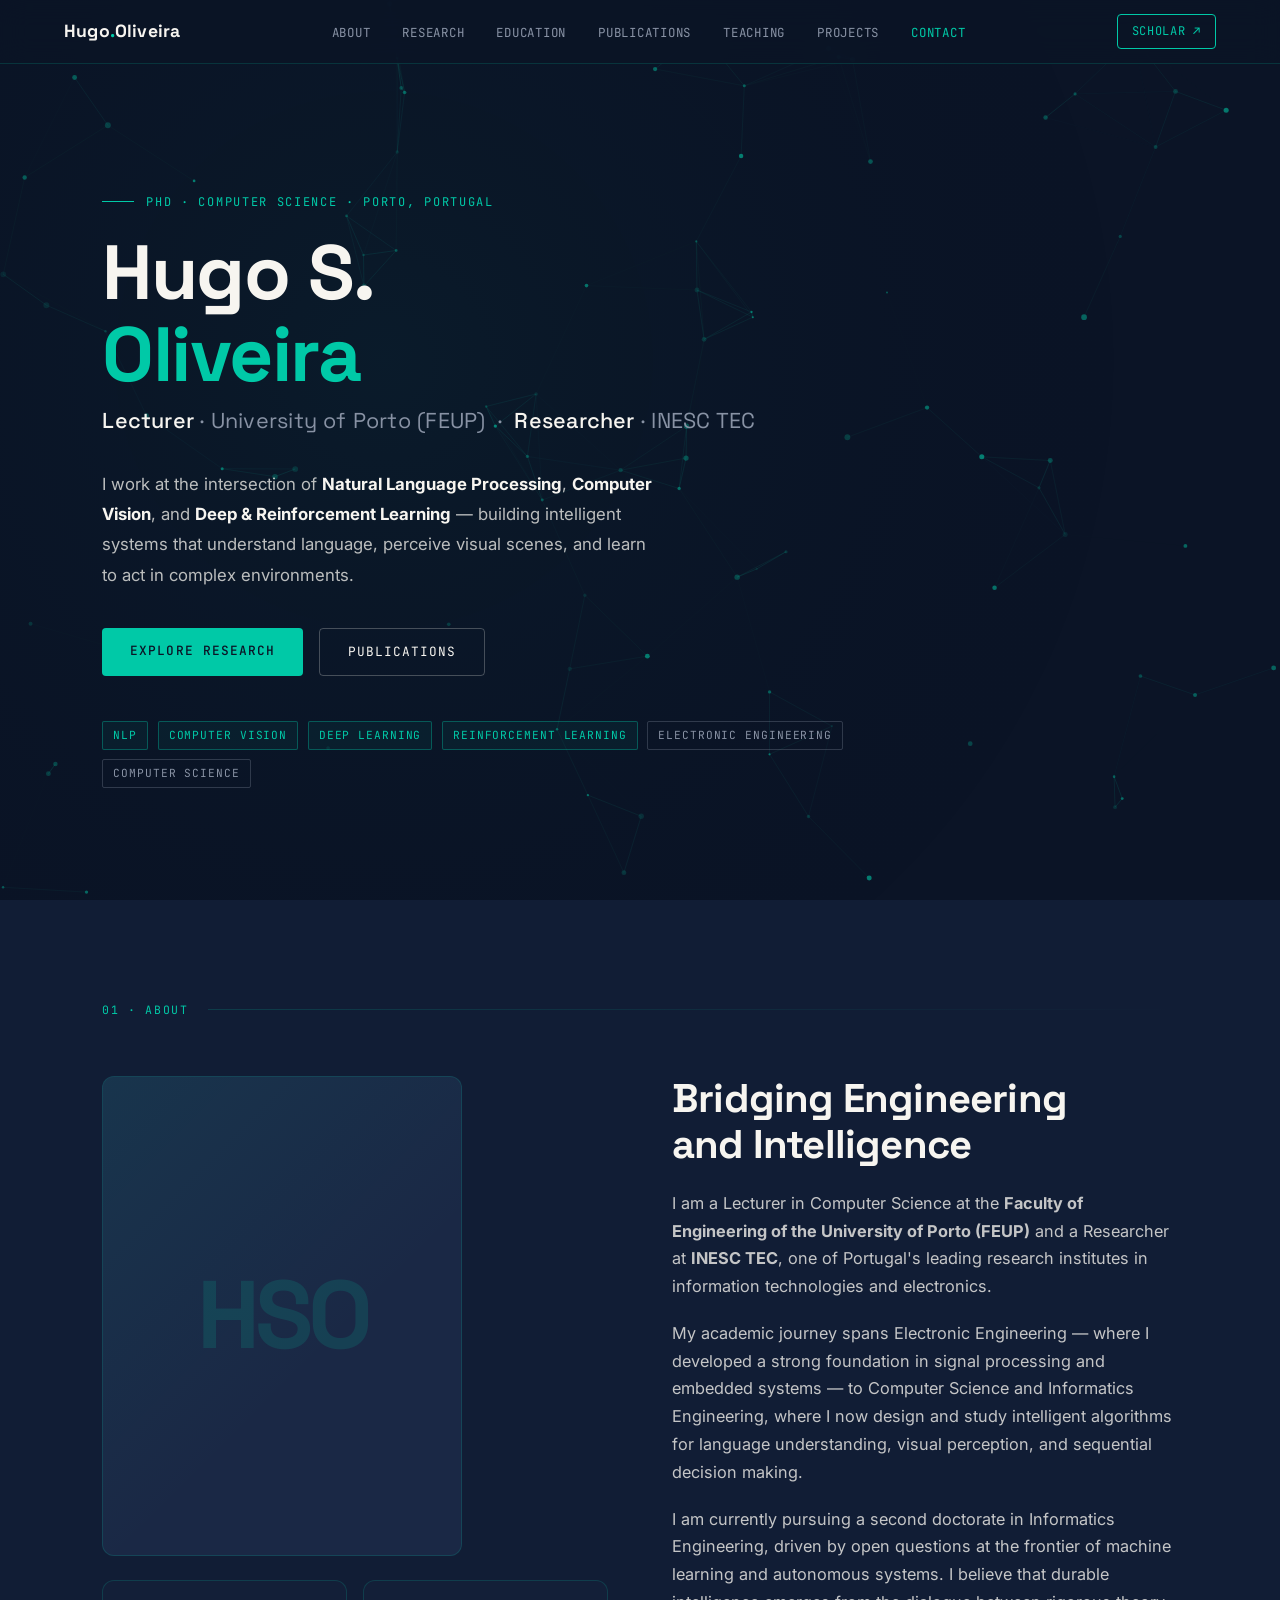
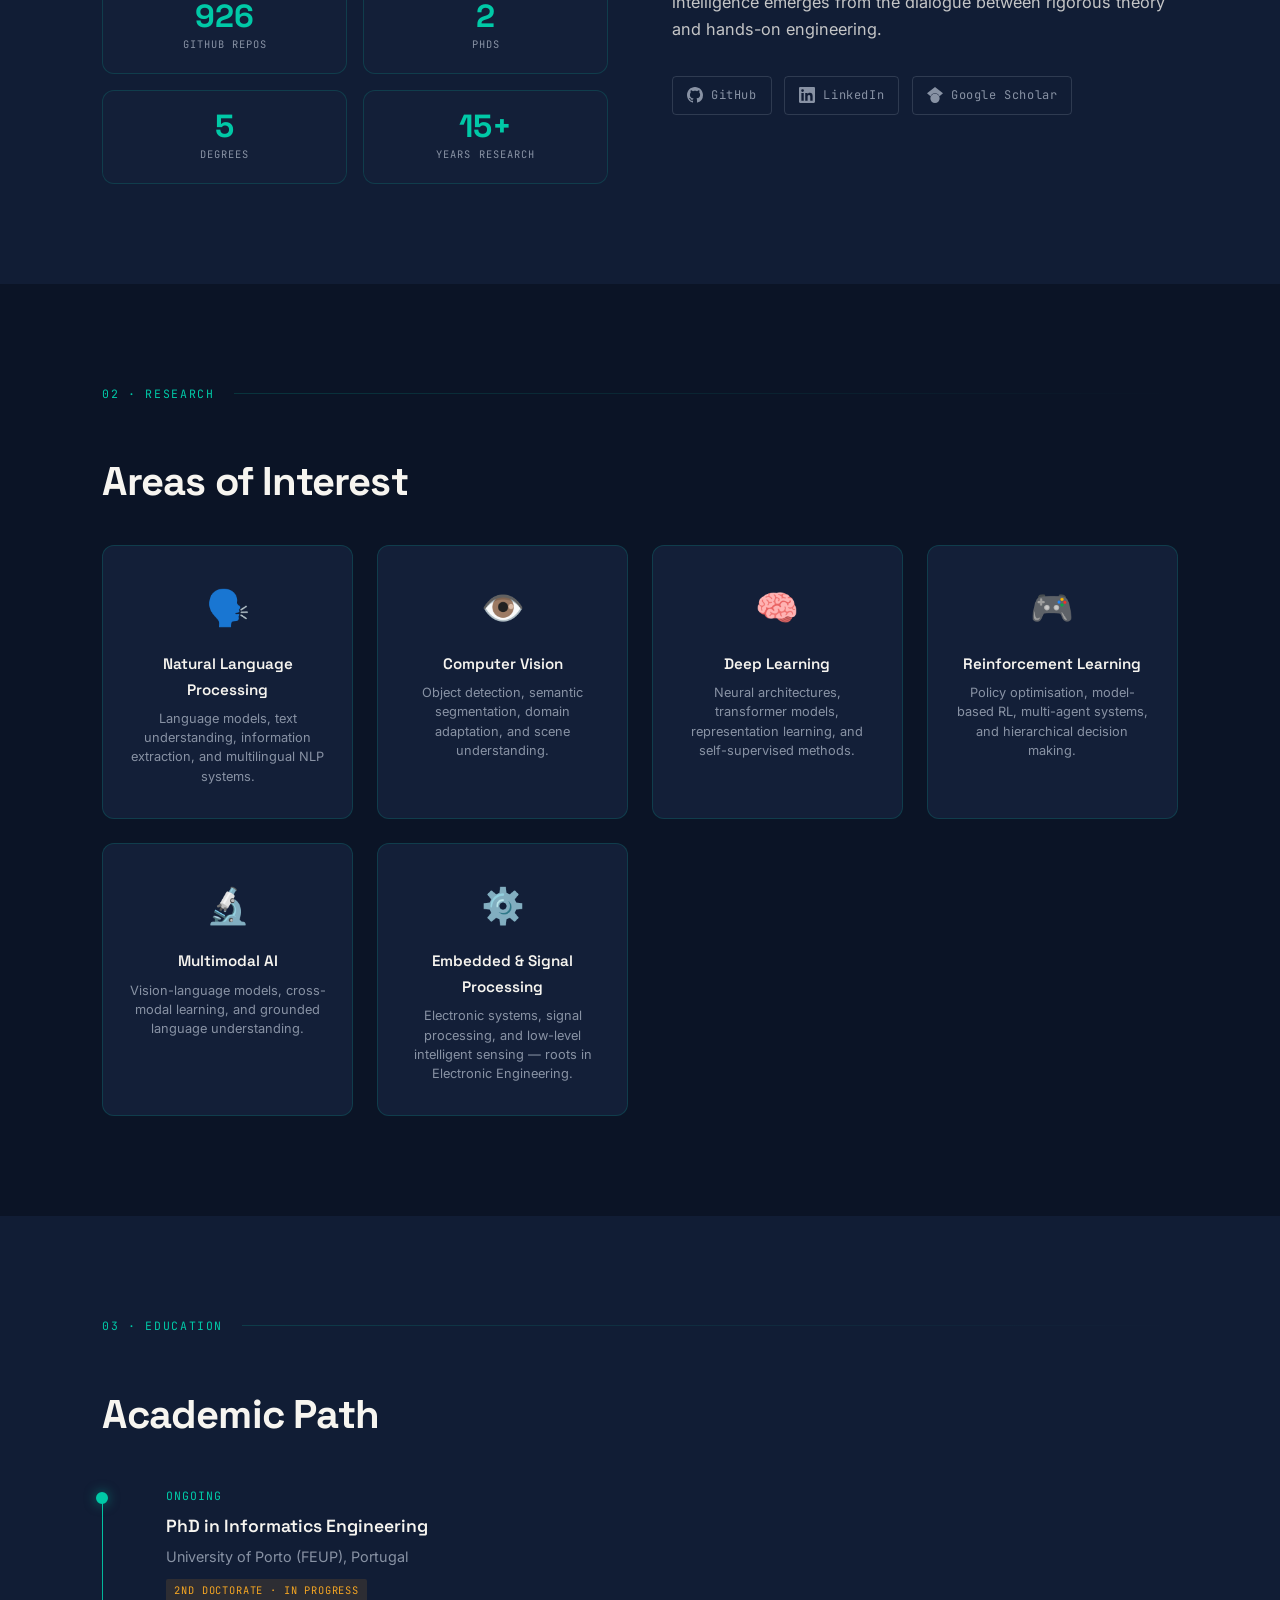
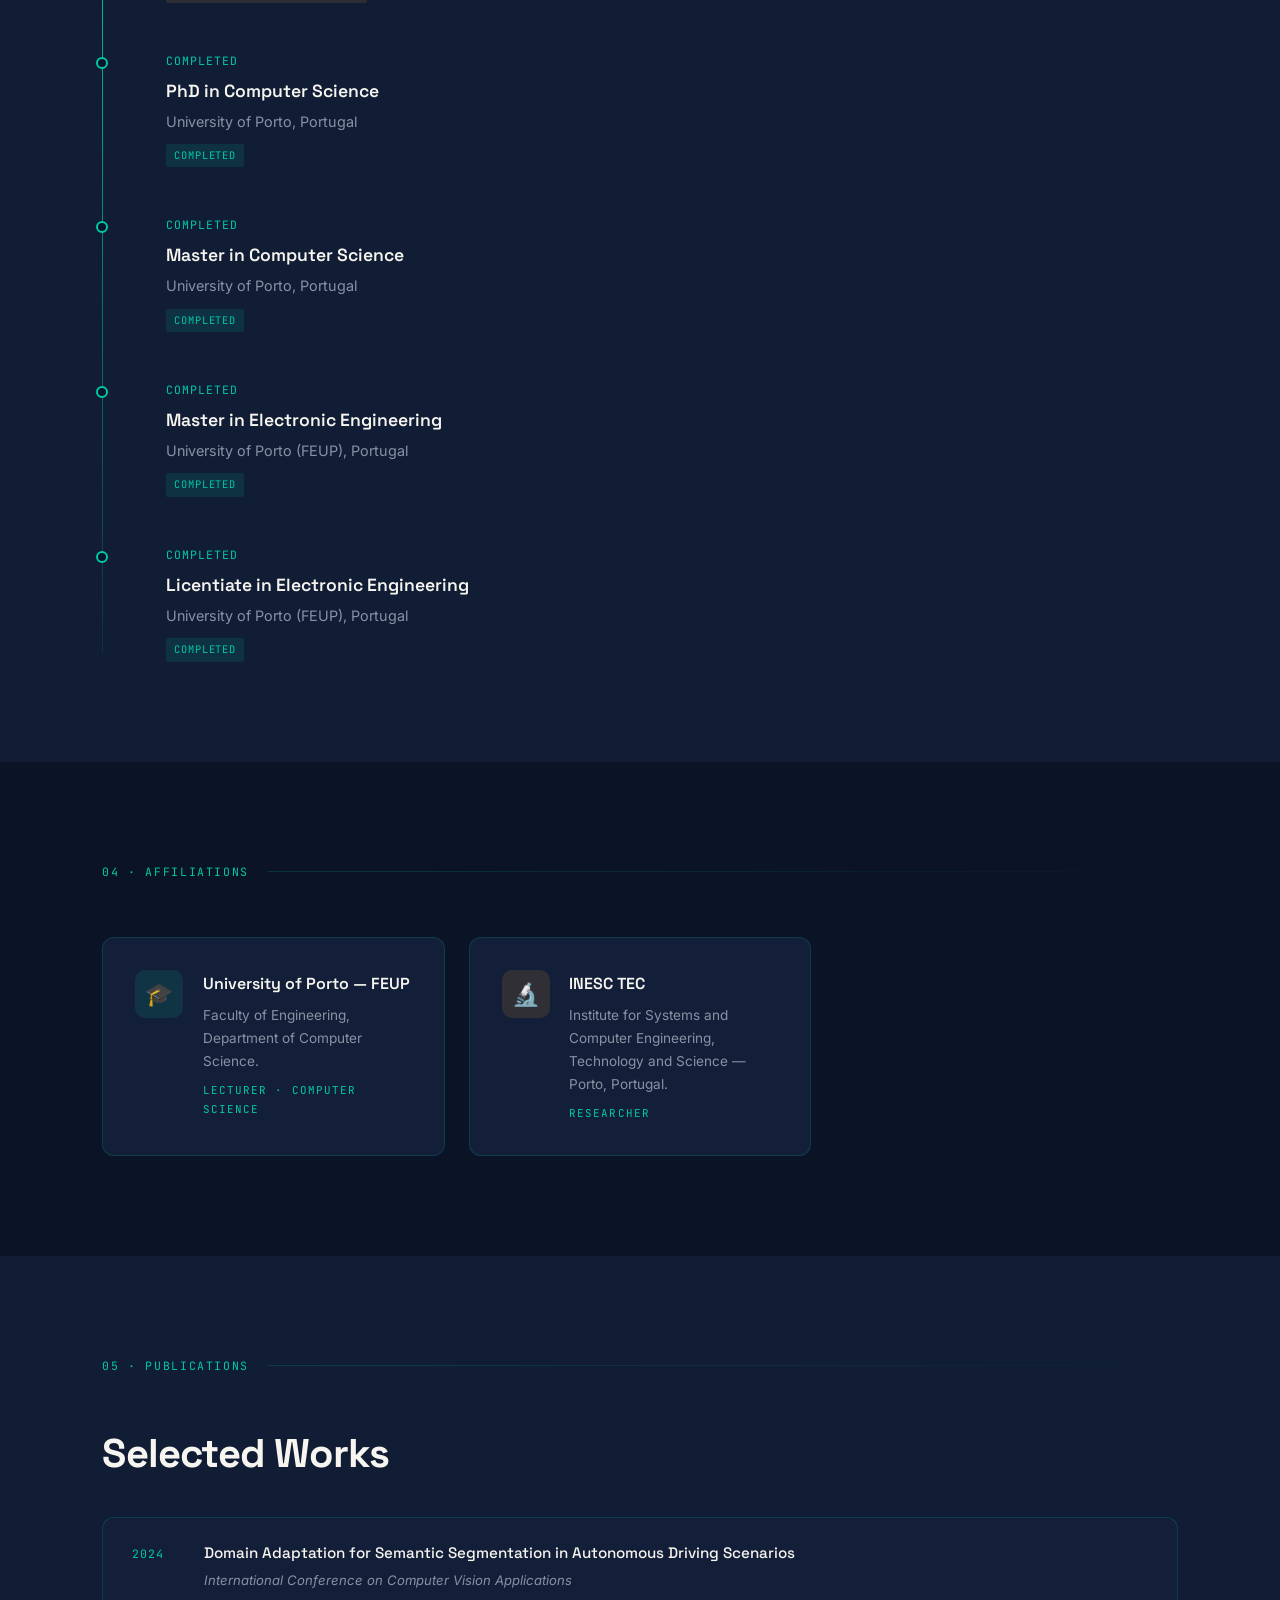
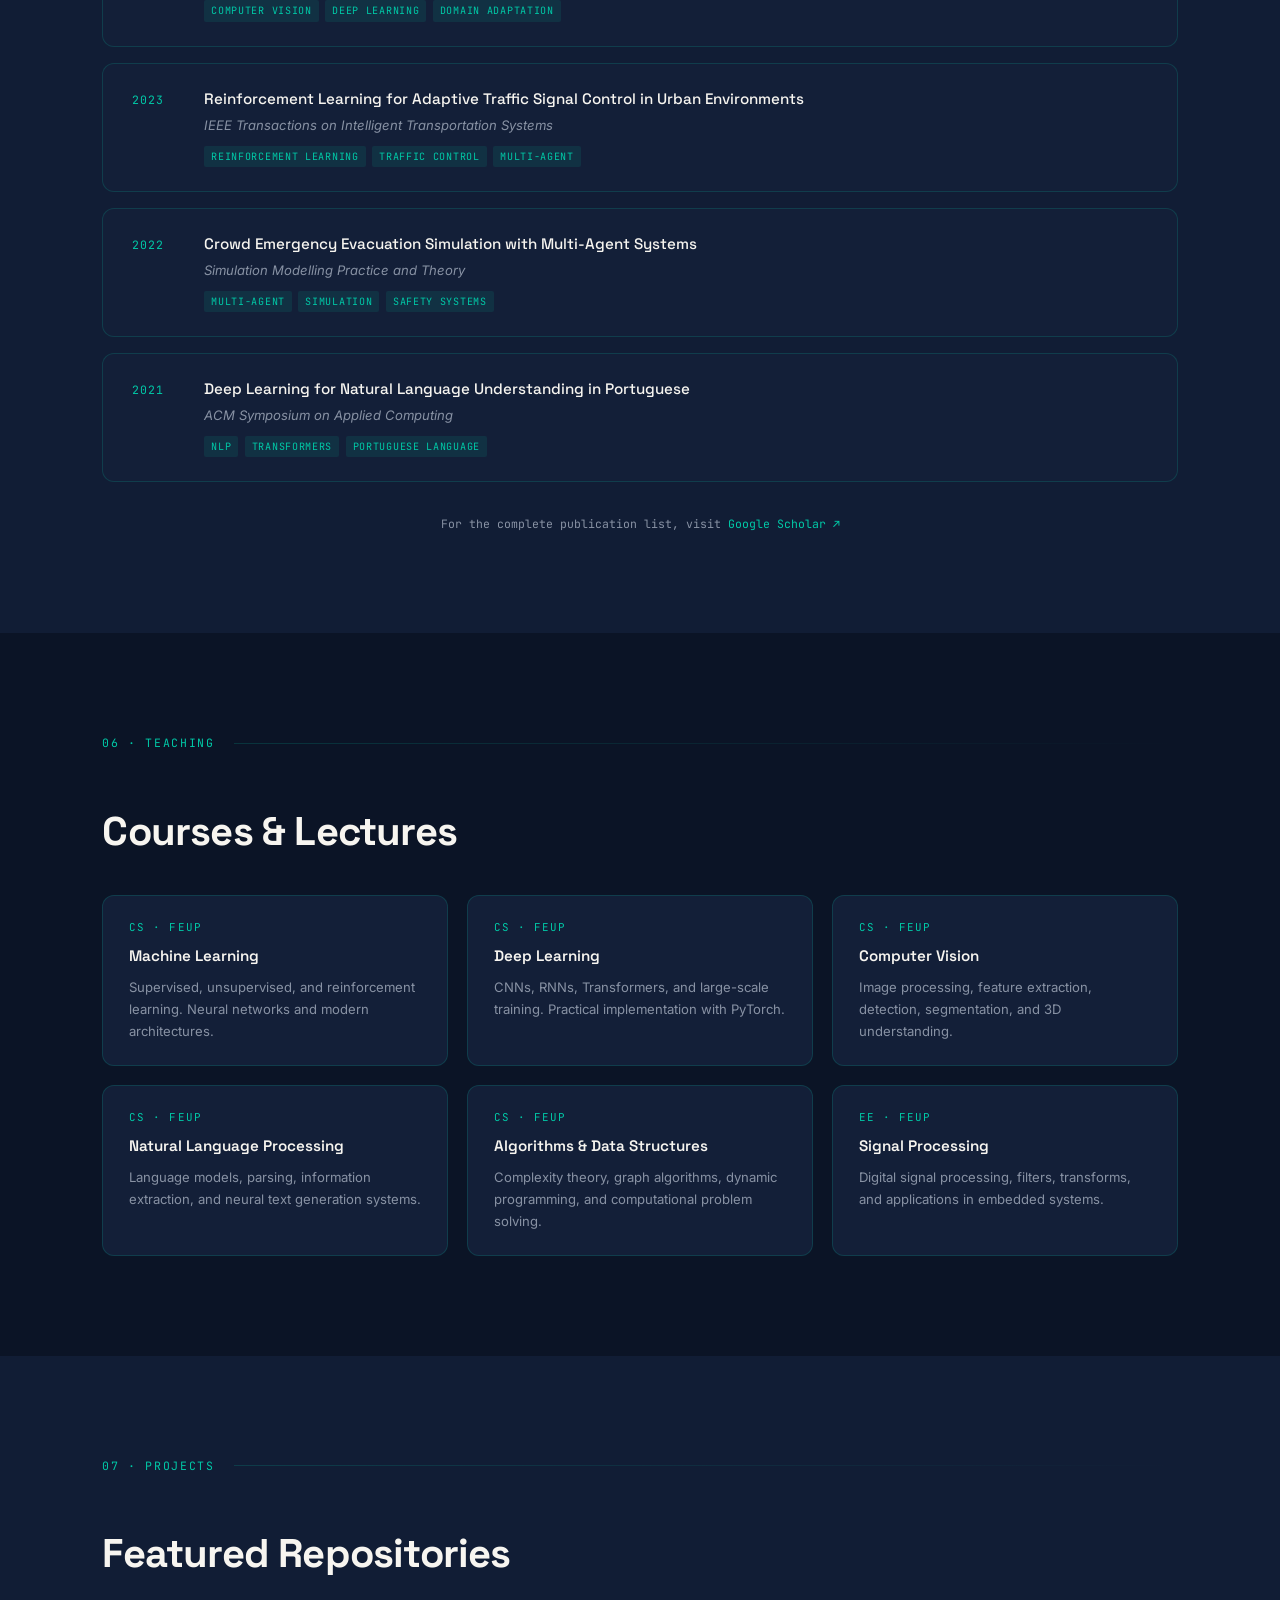
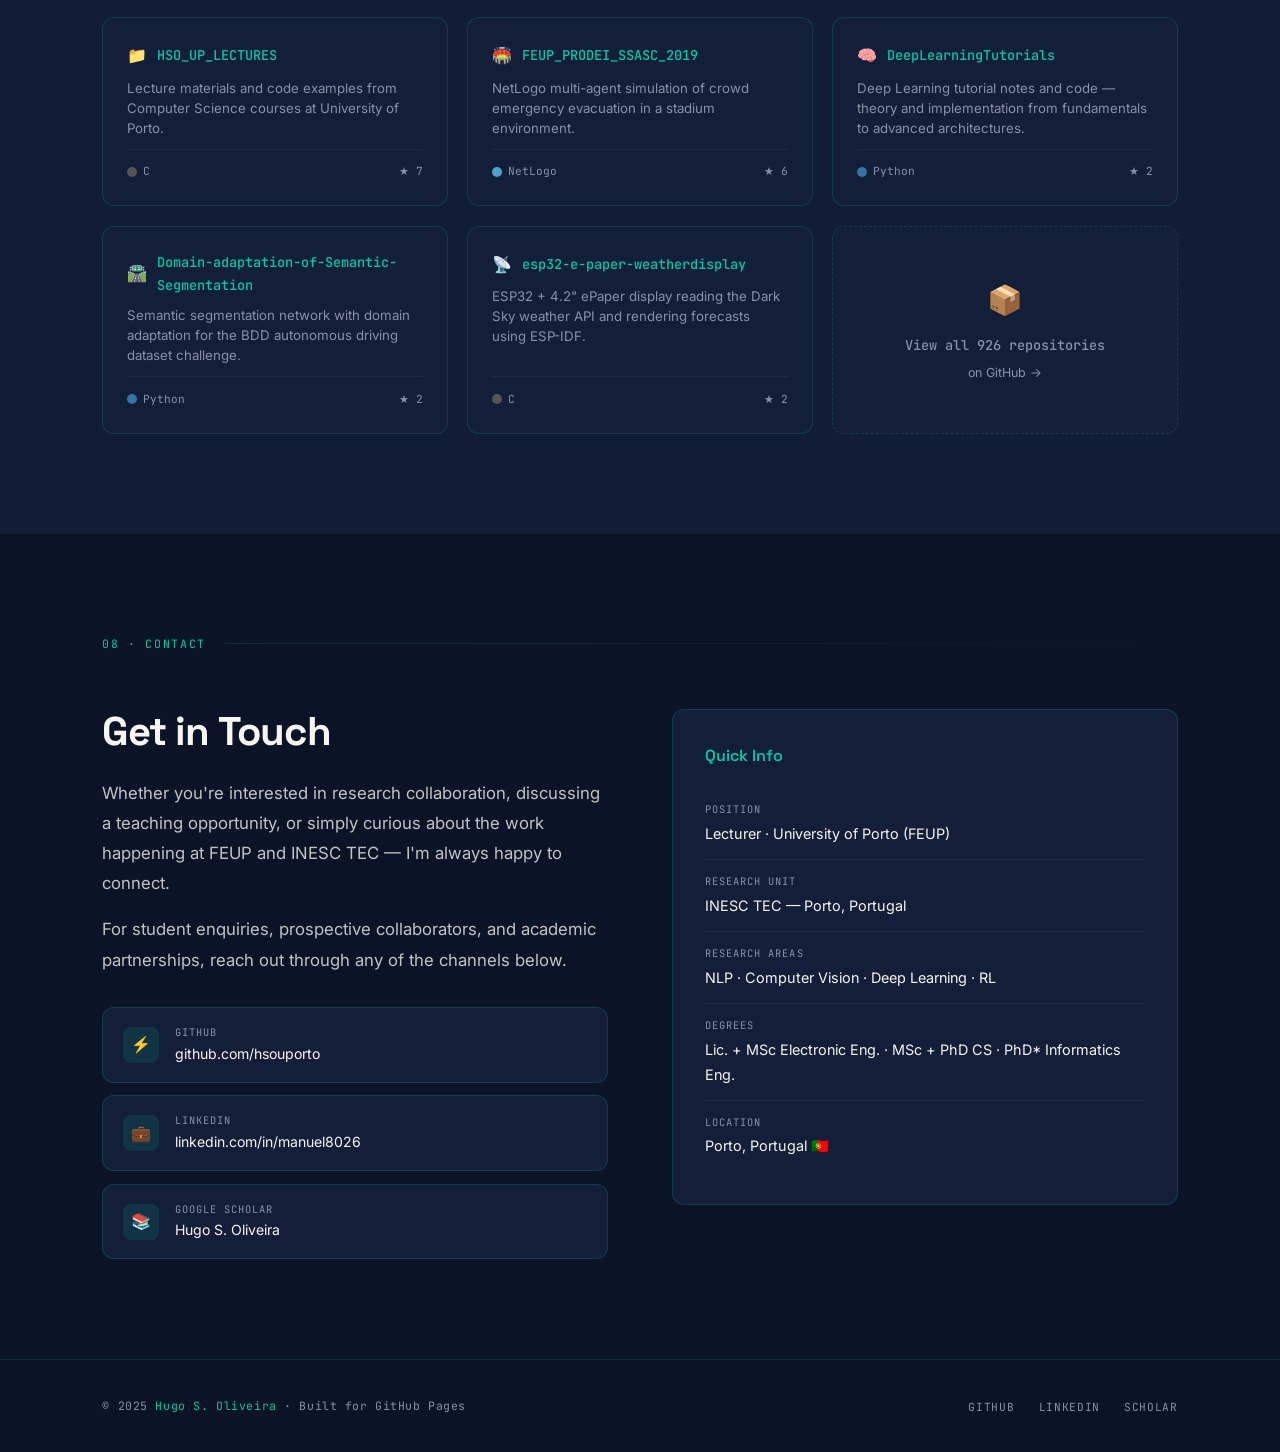
<file: index.html>
<!DOCTYPE html>
<html lang="en">
<head>
  <meta charset="UTF-8" />
  <meta name="viewport" content="width=device-width, initial-scale=1.0" />
  <title>Hugo S. Oliveira, PhD — Computer Science</title>
  <link rel="preconnect" href="https://fonts.googleapis.com" />
  <link rel="preconnect" href="https://fonts.gstatic.com" crossorigin />
  <link href="https://fonts.googleapis.com/css2?family=Space+Grotesk:wght@300;400;500;600;700&family=Inter:wght@300;400;500&family=JetBrains+Mono:wght@400;500&display=swap" rel="stylesheet" />

  <style>
    /* ── Tokens ──────────────────────────────────────────────────── */
    :root {
      --navy:   #0B1426;
      --navy2:  #111D35;
      --navy3:  #1A2845;
      --teal:   #00C9A7;
      --teal2:  #00A88C;
      --gold:   #F5A623;
      --white:  #F7F5F0;
      --muted:  #8892A4;
      --card:   #131F38;
      --border: rgba(0,201,167,0.18);
      --radius: 12px;
      --mono:   'JetBrains Mono', monospace;
      --sans:   'Inter', sans-serif;
      --display:'Space Grotesk', sans-serif;
    }

    /* ── Reset ───────────────────────────────────────────────────── */
    *, *::before, *::after { box-sizing: border-box; margin: 0; padding: 0; }
    html { scroll-behavior: smooth; }
    body {
      background: var(--navy);
      color: var(--white);
      font-family: var(--sans);
      font-size: 16px;
      line-height: 1.7;
      overflow-x: hidden;
    }
    a { color: var(--teal); text-decoration: none; }
    a:hover { color: var(--teal2); }
    img { max-width: 100%; }

    /* ── Scrollbar ───────────────────────────────────────────────── */
    ::-webkit-scrollbar { width: 4px; }
    ::-webkit-scrollbar-track { background: var(--navy); }
    ::-webkit-scrollbar-thumb { background: var(--teal); border-radius: 2px; }

    /* ── Nav ─────────────────────────────────────────────────────── */
    nav {
      position: fixed; top: 0; left: 0; right: 0; z-index: 100;
      display: flex; align-items: center; justify-content: space-between;
      padding: 0 max(24px, 5vw);
      height: 64px;
      background: rgba(11,20,38,0.85);
      backdrop-filter: blur(14px);
      border-bottom: 1px solid var(--border);
    }
    .nav-logo {
      font-family: var(--display);
      font-weight: 700;
      font-size: 1.1rem;
      color: var(--white);
      letter-spacing: 0.01em;
    }
    .nav-logo span { color: var(--teal); }
    .nav-links {
      display: flex; gap: 2rem; list-style: none;
    }
    .nav-links a {
      font-family: var(--mono);
      font-size: 0.78rem;
      color: var(--muted);
      letter-spacing: 0.06em;
      text-transform: uppercase;
      transition: color 0.2s;
    }
    .nav-links a:hover { color: var(--teal); }
    .nav-cta {
      font-family: var(--mono);
      font-size: 0.75rem;
      color: var(--teal);
      border: 1px solid var(--teal);
      padding: 6px 14px;
      border-radius: 4px;
      letter-spacing: 0.06em;
      text-transform: uppercase;
      transition: background 0.2s, color 0.2s;
    }
    .nav-cta:hover { background: var(--teal); color: var(--navy); }

    /* ── Hero ────────────────────────────────────────────────────── */
    #hero {
      position: relative;
      min-height: 100vh;
      display: flex;
      align-items: center;
      padding: 0 max(24px, 8vw);
      overflow: hidden;
    }
    #particle-canvas {
      position: absolute; inset: 0;
      width: 100%; height: 100%;
      pointer-events: none;
    }
    .hero-content {
      position: relative; z-index: 2;
      max-width: 780px;
      padding-top: 80px;
    }
    .hero-eyebrow {
      font-family: var(--mono);
      font-size: 0.75rem;
      color: var(--teal);
      letter-spacing: 0.14em;
      text-transform: uppercase;
      margin-bottom: 1.2rem;
      display: flex; align-items: center; gap: 0.75rem;
    }
    .hero-eyebrow::before {
      content: '';
      display: inline-block;
      width: 32px; height: 1px;
      background: var(--teal);
    }
    .hero-name {
      font-family: var(--display);
      font-size: clamp(2.6rem, 6vw, 4.8rem);
      font-weight: 700;
      line-height: 1.07;
      letter-spacing: -0.02em;
      margin-bottom: 0.5rem;
    }
    .hero-name em {
      font-style: normal;
      color: var(--teal);
    }
    .hero-title {
      font-family: var(--display);
      font-size: clamp(1rem, 2vw, 1.35rem);
      font-weight: 400;
      color: var(--muted);
      margin-bottom: 1.8rem;
      letter-spacing: 0.01em;
    }
    .hero-title strong { color: var(--white); font-weight: 500; }
    .hero-bio {
      font-size: 1.05rem;
      color: rgba(247,245,240,0.75);
      max-width: 560px;
      margin-bottom: 2.4rem;
      line-height: 1.8;
    }
    .hero-actions {
      display: flex; gap: 1rem; flex-wrap: wrap;
    }
    .btn-primary {
      font-family: var(--mono);
      font-size: 0.8rem;
      font-weight: 500;
      letter-spacing: 0.08em;
      text-transform: uppercase;
      background: var(--teal);
      color: var(--navy);
      padding: 12px 28px;
      border-radius: 4px;
      transition: background 0.2s, transform 0.15s;
    }
    .btn-primary:hover { background: var(--teal2); color: var(--navy); transform: translateY(-2px); }
    .btn-secondary {
      font-family: var(--mono);
      font-size: 0.8rem;
      letter-spacing: 0.08em;
      text-transform: uppercase;
      color: var(--white);
      border: 1px solid rgba(247,245,240,0.25);
      padding: 12px 28px;
      border-radius: 4px;
      transition: border-color 0.2s, transform 0.15s;
    }
    .btn-secondary:hover { border-color: var(--teal); color: var(--teal); transform: translateY(-2px); }
    .hero-badges {
      display: flex; gap: 0.6rem; flex-wrap: wrap;
      margin-top: 2.8rem;
    }
    .badge {
      font-family: var(--mono);
      font-size: 0.7rem;
      letter-spacing: 0.08em;
      text-transform: uppercase;
      color: var(--muted);
      border: 1px solid rgba(136,146,164,0.3);
      padding: 4px 10px;
      border-radius: 2px;
    }
    .badge.active {
      color: var(--teal);
      border-color: rgba(0,201,167,0.35);
      background: rgba(0,201,167,0.06);
    }

    /* ── Section scaffold ────────────────────────────────────────── */
    section {
      padding: 100px max(24px, 8vw);
    }
    .section-header {
      display: flex; align-items: center; gap: 1.2rem;
      margin-bottom: 3.5rem;
    }
    .section-tag {
      font-family: var(--mono);
      font-size: 0.72rem;
      color: var(--teal);
      letter-spacing: 0.14em;
      text-transform: uppercase;
      white-space: nowrap;
    }
    .section-line {
      flex: 1; height: 1px;
      background: linear-gradient(to right, var(--border), transparent);
    }
    h2 {
      font-family: var(--display);
      font-size: clamp(1.8rem, 3.5vw, 2.5rem);
      font-weight: 700;
      letter-spacing: -0.02em;
      line-height: 1.15;
    }
    h3 {
      font-family: var(--display);
      font-size: 1.15rem;
      font-weight: 600;
      margin-bottom: 0.4rem;
    }

    /* ── About ───────────────────────────────────────────────────── */
    #about { background: var(--navy2); }
    .about-grid {
      display: grid;
      grid-template-columns: 1fr 1fr;
      gap: 4rem;
      align-items: start;
    }
    .about-photo-wrap {
      position: relative;
    }
    .about-photo-frame {
      width: 100%;
      max-width: 360px;
      aspect-ratio: 3/4;
      border-radius: var(--radius);
      background: var(--navy3);
      border: 1px solid var(--border);
      display: flex; align-items: center; justify-content: center;
      overflow: hidden;
      position: relative;
    }
    .about-photo-frame::after {
      content: '';
      position: absolute;
      inset: 0;
      background: linear-gradient(135deg, rgba(0,201,167,0.08) 0%, transparent 60%);
    }
    .about-initials {
      font-family: var(--display);
      font-size: 6rem;
      font-weight: 700;
      color: rgba(0,201,167,0.15);
      letter-spacing: -0.05em;
      user-select: none;
    }
    .about-accent-bar {
      position: absolute;
      top: 1.5rem; left: -12px;
      width: 4px; height: 80px;
      background: var(--teal);
      border-radius: 2px;
    }
    .about-stats {
      display: grid; grid-template-columns: 1fr 1fr; gap: 1rem;
      margin-top: 1.5rem;
    }
    .stat-card {
      background: var(--card);
      border: 1px solid var(--border);
      border-radius: var(--radius);
      padding: 1.2rem;
      text-align: center;
    }
    .stat-num {
      font-family: var(--display);
      font-size: 2rem;
      font-weight: 700;
      color: var(--teal);
      line-height: 1;
    }
    .stat-lbl {
      font-family: var(--mono);
      font-size: 0.65rem;
      color: var(--muted);
      text-transform: uppercase;
      letter-spacing: 0.1em;
      margin-top: 4px;
    }
    .about-text p {
      color: rgba(247,245,240,0.78);
      margin-bottom: 1.2rem;
      font-size: 1.02rem;
    }
    .about-links {
      display: flex; gap: 0.8rem; flex-wrap: wrap;
      margin-top: 2rem;
    }
    .icon-link {
      display: flex; align-items: center; gap: 0.5rem;
      font-family: var(--mono);
      font-size: 0.75rem;
      color: var(--muted);
      border: 1px solid rgba(136,146,164,0.25);
      padding: 8px 14px;
      border-radius: 4px;
      letter-spacing: 0.05em;
      transition: color 0.2s, border-color 0.2s;
    }
    .icon-link:hover { color: var(--teal); border-color: var(--teal); }
    .icon-link svg { width: 16px; height: 16px; fill: currentColor; }

    /* ── Research Interests ──────────────────────────────────────── */
    #research { background: var(--navy); }
    .hex-grid {
      display: grid;
      grid-template-columns: repeat(auto-fill, minmax(200px, 1fr));
      gap: 1.5rem;
    }
    .hex-card {
      background: var(--card);
      border: 1px solid var(--border);
      border-radius: var(--radius);
      padding: 2rem 1.5rem;
      text-align: center;
      transition: transform 0.25s, border-color 0.25s, box-shadow 0.25s;
      cursor: default;
      position: relative;
      overflow: hidden;
    }
    .hex-card::before {
      content: '';
      position: absolute; inset: 0;
      background: linear-gradient(135deg, rgba(0,201,167,0.06), transparent 60%);
      opacity: 0;
      transition: opacity 0.25s;
    }
    .hex-card:hover { transform: translateY(-6px); border-color: var(--teal); box-shadow: 0 16px 40px rgba(0,0,0,0.4); }
    .hex-card:hover::before { opacity: 1; }
    .hex-icon {
      font-size: 2.2rem;
      margin-bottom: 0.8rem;
      display: block;
    }
    .hex-card h3 {
      font-size: 0.95rem;
      font-weight: 600;
      color: var(--white);
      margin-bottom: 0.4rem;
    }
    .hex-card p {
      font-size: 0.8rem;
      color: var(--muted);
      line-height: 1.5;
    }

    /* ── Education ───────────────────────────────────────────────── */
    #education { background: var(--navy2); }
    .timeline {
      position: relative;
      padding-left: 2rem;
    }
    .timeline::before {
      content: '';
      position: absolute; left: 0; top: 8px; bottom: 8px;
      width: 1px;
      background: linear-gradient(to bottom, var(--teal), rgba(0,201,167,0.1));
    }
    .timeline-item {
      position: relative;
      padding: 0 0 3rem 2rem;
    }
    .timeline-item:last-child { padding-bottom: 0; }
    .timeline-dot {
      position: absolute; left: -2rem;
      transform: translateX(-50%);
      width: 12px; height: 12px;
      border-radius: 50%;
      background: var(--navy);
      border: 2px solid var(--teal);
      top: 6px;
    }
    .timeline-dot.active {
      background: var(--teal);
      box-shadow: 0 0 12px rgba(0,201,167,0.5);
    }
    .timeline-date {
      font-family: var(--mono);
      font-size: 0.72rem;
      color: var(--teal);
      letter-spacing: 0.08em;
      text-transform: uppercase;
      margin-bottom: 0.4rem;
    }
    .timeline-degree {
      font-family: var(--display);
      font-size: 1.1rem;
      font-weight: 600;
      color: var(--white);
      margin-bottom: 0.2rem;
    }
    .timeline-institution {
      font-size: 0.9rem;
      color: var(--muted);
    }
    .timeline-tag {
      display: inline-block;
      font-family: var(--mono);
      font-size: 0.65rem;
      letter-spacing: 0.08em;
      text-transform: uppercase;
      padding: 3px 8px;
      border-radius: 2px;
      margin-top: 0.6rem;
    }
    .tag-done { background: rgba(0,201,167,0.12); color: var(--teal); }
    .tag-ongoing { background: rgba(245,166,35,0.12); color: var(--gold); }

    /* ── Affiliations ────────────────────────────────────────────── */
    #affiliations { background: var(--navy); }
    .aff-grid {
      display: grid;
      grid-template-columns: repeat(auto-fill, minmax(280px, 1fr));
      gap: 1.5rem;
    }
    .aff-card {
      background: var(--card);
      border: 1px solid var(--border);
      border-radius: var(--radius);
      padding: 2rem;
      display: flex; gap: 1.2rem; align-items: flex-start;
      transition: transform 0.2s, border-color 0.2s;
    }
    .aff-card:hover { transform: translateY(-4px); border-color: var(--teal); }
    .aff-icon {
      width: 48px; height: 48px;
      border-radius: 10px;
      display: flex; align-items: center; justify-content: center;
      font-size: 1.4rem;
      flex-shrink: 0;
    }
    .aff-icon.uni { background: rgba(0,201,167,0.12); }
    .aff-icon.lab { background: rgba(245,166,35,0.12); }
    .aff-body h3 { font-size: 1rem; }
    .aff-body p { font-size: 0.85rem; color: var(--muted); margin-top: 0.3rem; }
    .aff-role {
      font-family: var(--mono);
      font-size: 0.68rem;
      color: var(--teal);
      text-transform: uppercase;
      letter-spacing: 0.1em;
      margin-top: 0.5rem;
    }

    /* ── Publications ────────────────────────────────────────────── */
    #publications { background: var(--navy2); }
    .pub-list { display: flex; flex-direction: column; gap: 1rem; }
    .pub-card {
      background: var(--card);
      border: 1px solid var(--border);
      border-radius: var(--radius);
      padding: 1.5rem 1.8rem;
      display: flex; gap: 1.5rem; align-items: flex-start;
      transition: border-color 0.2s, transform 0.2s;
    }
    .pub-card:hover { border-color: var(--teal); transform: translateX(4px); }
    .pub-year {
      font-family: var(--mono);
      font-size: 0.72rem;
      color: var(--teal);
      letter-spacing: 0.08em;
      min-width: 48px;
      padding-top: 2px;
    }
    .pub-body h3 {
      font-size: 0.95rem;
      font-weight: 500;
      color: var(--white);
      margin-bottom: 0.3rem;
      line-height: 1.4;
    }
    .pub-venue {
      font-size: 0.82rem;
      color: var(--muted);
      font-style: italic;
    }
    .pub-tags {
      display: flex; gap: 0.4rem; flex-wrap: wrap;
      margin-top: 0.6rem;
    }
    .pub-tag {
      font-family: var(--mono);
      font-size: 0.63rem;
      text-transform: uppercase;
      letter-spacing: 0.07em;
      padding: 2px 7px;
      border-radius: 2px;
      background: rgba(0,201,167,0.1);
      color: var(--teal);
    }
    .pub-note {
      font-family: var(--mono);
      font-size: 0.72rem;
      color: var(--muted);
      margin-top: 2rem;
      text-align: center;
    }
    .pub-note a { color: var(--teal); }

    /* ── Teaching ────────────────────────────────────────────────── */
    #teaching { background: var(--navy); }
    .teaching-grid {
      display: grid;
      grid-template-columns: repeat(auto-fill, minmax(260px, 1fr));
      gap: 1.2rem;
    }
    .course-card {
      background: var(--card);
      border: 1px solid var(--border);
      border-radius: var(--radius);
      padding: 1.4rem 1.6rem;
      transition: border-color 0.2s, transform 0.2s;
    }
    .course-card:hover { border-color: var(--teal); transform: translateY(-3px); }
    .course-code {
      font-family: var(--mono);
      font-size: 0.68rem;
      color: var(--teal);
      text-transform: uppercase;
      letter-spacing: 0.1em;
      margin-bottom: 0.4rem;
    }
    .course-card h3 { font-size: 0.95rem; }
    .course-card p { font-size: 0.82rem; color: var(--muted); margin-top: 0.3rem; }

    /* ── GitHub repos ────────────────────────────────────────────── */
    #projects { background: var(--navy2); }
    .repo-grid {
      display: grid;
      grid-template-columns: repeat(auto-fill, minmax(300px, 1fr));
      gap: 1.2rem;
    }
    .repo-card {
      background: var(--card);
      border: 1px solid var(--border);
      border-radius: var(--radius);
      padding: 1.5rem;
      transition: border-color 0.2s, transform 0.2s;
      display: flex; flex-direction: column; gap: 0.6rem;
    }
    .repo-card:hover { border-color: var(--teal); transform: translateY(-3px); }
    .repo-header { display: flex; align-items: center; gap: 0.6rem; }
    .repo-icon { font-size: 1rem; color: var(--muted); }
    .repo-name {
      font-family: var(--mono);
      font-size: 0.85rem;
      font-weight: 500;
      color: var(--teal);
    }
    .repo-desc { font-size: 0.83rem; color: var(--muted); line-height: 1.5; }
    .repo-meta {
      display: flex; gap: 1rem; align-items: center;
      margin-top: auto; padding-top: 0.8rem;
      border-top: 1px solid rgba(255,255,255,0.05);
    }
    .repo-lang {
      display: flex; align-items: center; gap: 0.35rem;
      font-family: var(--mono); font-size: 0.7rem; color: var(--muted);
    }
    .lang-dot {
      width: 10px; height: 10px; border-radius: 50%;
    }
    .lang-py { background: #3572A5; }
    .lang-c  { background: #555555; }
    .lang-nl { background: #4f9fcf; }
    .lang-java { background: #b07219; }
    .repo-stars {
      font-family: var(--mono); font-size: 0.7rem; color: var(--muted);
      display: flex; align-items: center; gap: 0.3rem; margin-left: auto;
    }

    /* ── Contact ─────────────────────────────────────────────────── */
    #contact { background: var(--navy); }
    .contact-wrap {
      display: grid;
      grid-template-columns: 1fr 1fr;
      gap: 4rem;
      align-items: start;
    }
    .contact-text p {
      font-size: 1.05rem;
      color: rgba(247,245,240,0.78);
      line-height: 1.8;
      margin-bottom: 1rem;
    }
    .contact-links {
      display: flex; flex-direction: column; gap: 0.8rem;
      margin-top: 2rem;
    }
    .contact-link {
      display: flex; align-items: center; gap: 1rem;
      padding: 1rem 1.2rem;
      background: var(--card);
      border: 1px solid var(--border);
      border-radius: var(--radius);
      color: var(--white);
      font-size: 0.9rem;
      transition: border-color 0.2s, transform 0.15s;
    }
    .contact-link:hover { border-color: var(--teal); color: var(--teal); transform: translateX(4px); }
    .contact-link-icon {
      width: 36px; height: 36px;
      border-radius: 8px;
      background: rgba(0,201,167,0.12);
      display: flex; align-items: center; justify-content: center;
      font-size: 1rem; flex-shrink: 0;
    }
    .contact-link-text { flex: 1; }
    .contact-link-label {
      font-family: var(--mono);
      font-size: 0.65rem;
      color: var(--muted);
      text-transform: uppercase;
      letter-spacing: 0.1em;
    }
    .contact-link-value { font-size: 0.88rem; }
    .contact-info-card {
      background: var(--card);
      border: 1px solid var(--border);
      border-radius: var(--radius);
      padding: 2rem;
    }
    .contact-info-card h3 {
      font-size: 1rem;
      margin-bottom: 1.2rem;
      color: var(--teal);
    }
    .info-row {
      display: flex; flex-direction: column;
      padding: 0.8rem 0;
      border-bottom: 1px solid rgba(255,255,255,0.06);
    }
    .info-row:last-child { border-bottom: none; }
    .info-row-label {
      font-family: var(--mono);
      font-size: 0.65rem;
      color: var(--muted);
      text-transform: uppercase;
      letter-spacing: 0.1em;
      margin-bottom: 0.2rem;
    }
    .info-row-value { font-size: 0.9rem; color: var(--white); }

    /* ── Footer ──────────────────────────────────────────────────── */
    footer {
      background: var(--navy);
      border-top: 1px solid var(--border);
      padding: 2rem max(24px, 8vw);
      display: flex; align-items: center; justify-content: space-between;
      flex-wrap: wrap; gap: 1rem;
    }
    .footer-copy {
      font-family: var(--mono);
      font-size: 0.72rem;
      color: var(--muted);
      letter-spacing: 0.05em;
    }
    .footer-copy span { color: var(--teal); }
    .footer-links {
      display: flex; gap: 1.5rem; list-style: none;
    }
    .footer-links a {
      font-family: var(--mono);
      font-size: 0.7rem;
      color: var(--muted);
      letter-spacing: 0.06em;
      text-transform: uppercase;
    }
    .footer-links a:hover { color: var(--teal); }

    /* ── Scroll-reveal animation ─────────────────────────────────── */
    .reveal {
      opacity: 0;
      transform: translateY(28px);
      transition: opacity 0.6s ease, transform 0.6s ease;
    }
    .reveal.visible {
      opacity: 1;
      transform: none;
    }

    /* ── Responsive ──────────────────────────────────────────────── */
    @media (max-width: 768px) {
      .nav-links, .nav-cta { display: none; }
      .about-grid, .contact-wrap { grid-template-columns: 1fr; }
      .hero-name { font-size: 2.4rem; }
      section { padding: 70px max(20px, 5vw); }
    }
    @media (prefers-reduced-motion: reduce) {
      *, .reveal { transition: none !important; animation: none !important; }
    }
  </style>
</head>
<body>

  <!-- ── Navigation ─────────────────────────────────────────────── -->
  <nav>
    <div class="nav-logo">Hugo<span>.</span>Oliveira</div>
    <ul class="nav-links">
      <li><a href="#about">About</a></li>
      <li><a href="#research">Research</a></li>
      <li><a href="#education">Education</a></li>
      <li><a href="#publications">Publications</a></li>
      <li><a href="#teaching">Teaching</a></li>
      <li><a href="#projects">Projects</a></li>
      <li><a href="#contact">Contact</a></li>
    </ul>
    <a href="https://scholar.google.com/citations?user=TGPUMvYAAAAJ&hl=en"
       target="_blank" class="nav-cta">Scholar ↗</a>
  </nav>

  <!-- ── Hero ───────────────────────────────────────────────────── -->
  <section id="hero">
    <canvas id="particle-canvas"></canvas>
    <div class="hero-content">
      <div class="hero-eyebrow">PhD · Computer Science · Porto, Portugal</div>
      <h1 class="hero-name">Hugo S.<br /><em>Oliveira</em></h1>
      <p class="hero-title">
        <strong>Lecturer</strong> · University of Porto (FEUP) &nbsp;·&nbsp;
        <strong>Researcher</strong> · INESC TEC
      </p>
      <p class="hero-bio">
        I work at the intersection of <strong style="color:var(--white)">Natural Language Processing</strong>,
        <strong style="color:var(--white)">Computer Vision</strong>, and
        <strong style="color:var(--white)">Deep &amp; Reinforcement Learning</strong> —
        building intelligent systems that understand language, perceive visual scenes,
        and learn to act in complex environments.
      </p>
      <div class="hero-actions">
        <a href="#research" class="btn-primary">Explore Research</a>
        <a href="#publications" class="btn-secondary">Publications</a>
      </div>
      <div class="hero-badges">
        <span class="badge active">NLP</span>
        <span class="badge active">Computer Vision</span>
        <span class="badge active">Deep Learning</span>
        <span class="badge active">Reinforcement Learning</span>
        <span class="badge">Electronic Engineering</span>
        <span class="badge">Computer Science</span>
      </div>
    </div>
  </section>

  <!-- ── About ──────────────────────────────────────────────────── -->
  <section id="about">
    <div class="section-header reveal">
      <span class="section-tag">01 · About</span>
      <div class="section-line"></div>
    </div>
    <div class="about-grid">
      <div class="about-photo-wrap reveal">
        <div class="about-photo-frame">
          <div class="about-initials">HSO</div>
          <div class="about-accent-bar"></div>
        </div>
        <div class="about-stats">
          <div class="stat-card">
            <div class="stat-num">926</div>
            <div class="stat-lbl">GitHub Repos</div>
          </div>
          <div class="stat-card">
            <div class="stat-num">2</div>
            <div class="stat-lbl">PhDs</div>
          </div>
          <div class="stat-card">
            <div class="stat-num">5</div>
            <div class="stat-lbl">Degrees</div>
          </div>
          <div class="stat-card">
            <div class="stat-num">15+</div>
            <div class="stat-lbl">Years Research</div>
          </div>
        </div>
      </div>
      <div class="about-text reveal">
        <h2 style="margin-bottom:1.4rem;">Bridging Engineering<br />and Intelligence</h2>
        <p>
          I am a Lecturer in Computer Science at the <strong>Faculty of Engineering of the
          University of Porto (FEUP)</strong> and a Researcher at <strong>INESC TEC</strong>,
          one of Portugal's leading research institutes in information technologies and
          electronics.
        </p>
        <p>
          My academic journey spans Electronic Engineering — where I developed a strong
          foundation in signal processing and embedded systems — to Computer Science and
          Informatics Engineering, where I now design and study intelligent algorithms
          for language understanding, visual perception, and sequential decision making.
        </p>
        <p>
          I am currently pursuing a second doctorate in Informatics Engineering, driven
          by open questions at the frontier of machine learning and autonomous systems.
          I believe that durable intelligence emerges from the dialogue between
          rigorous theory and hands-on engineering.
        </p>
        <div class="about-links">
          <a href="https://github.com/hsouporto" target="_blank" class="icon-link">
            <svg viewBox="0 0 24 24"><path d="M12 0C5.37 0 0 5.37 0 12c0 5.31 3.435 9.795 8.205 11.385.6.105.825-.255.825-.57 0-.285-.015-1.23-.015-2.235-3.015.555-3.795-.735-4.035-1.41-.135-.345-.72-1.41-1.23-1.695-.42-.225-1.02-.78-.015-.795.945-.015 1.62.87 1.845 1.23 1.08 1.815 2.805 1.305 3.495.99.105-.78.42-1.305.765-1.605-2.67-.3-5.46-1.335-5.46-5.925 0-1.305.465-2.385 1.23-3.225-.12-.3-.54-1.53.12-3.18 0 0 1.005-.315 3.3 1.23.96-.27 1.98-.405 3-.405s2.04.135 3 .405c2.295-1.56 3.3-1.23 3.3-1.23.66 1.65.24 2.88.12 3.18.765.84 1.23 1.905 1.23 3.225 0 4.605-2.805 5.625-5.475 5.925.435.375.81 1.095.81 2.22 0 1.605-.015 2.895-.015 3.3 0 .315.225.69.825.57A12.02 12.02 0 0 0 24 12c0-6.63-5.37-12-12-12z"/></svg>
            GitHub
          </a>
          <a href="https://www.linkedin.com/in/manuel8026/" target="_blank" class="icon-link">
            <svg viewBox="0 0 24 24"><path d="M20.447 20.452h-3.554v-5.569c0-1.328-.027-3.037-1.852-3.037-1.853 0-2.136 1.445-2.136 2.939v5.667H9.351V9h3.414v1.561h.046c.477-.9 1.637-1.85 3.37-1.85 3.601 0 4.267 2.37 4.267 5.455v6.286zM5.337 7.433a2.062 2.062 0 0 1-2.063-2.065 2.064 2.064 0 1 1 2.063 2.065zm1.782 13.019H3.555V9h3.564v11.452zM22.225 0H1.771C.792 0 0 .774 0 1.729v20.542C0 23.227.792 24 1.771 24h20.451C23.2 24 24 23.227 24 22.271V1.729C24 .774 23.2 0 22.222 0h.003z"/></svg>
            LinkedIn
          </a>
          <a href="https://scholar.google.com/citations?user=TGPUMvYAAAAJ&hl=en" target="_blank" class="icon-link">
            <svg viewBox="0 0 24 24"><path d="M5.242 13.769L0 9.5 12 0l12 9.5-5.242 4.269C17.548 11.249 14.978 9.5 12 9.5c-2.977 0-5.548 1.748-6.758 4.269zM12 10a7 7 0 1 0 0 14 7 7 0 0 0 0-14z"/></svg>
            Google Scholar
          </a>
        </div>
      </div>
    </div>
  </section>

  <!-- ── Research ───────────────────────────────────────────────── -->
  <section id="research">
    <div class="section-header reveal">
      <span class="section-tag">02 · Research</span>
      <div class="section-line"></div>
    </div>
    <h2 class="reveal" style="margin-bottom:2.5rem;">Areas of Interest</h2>
    <div class="hex-grid">
      <div class="hex-card reveal">
        <span class="hex-icon">🗣️</span>
        <h3>Natural Language Processing</h3>
        <p>Language models, text understanding, information extraction, and multilingual NLP systems.</p>
      </div>
      <div class="hex-card reveal">
        <span class="hex-icon">👁️</span>
        <h3>Computer Vision</h3>
        <p>Object detection, semantic segmentation, domain adaptation, and scene understanding.</p>
      </div>
      <div class="hex-card reveal">
        <span class="hex-icon">🧠</span>
        <h3>Deep Learning</h3>
        <p>Neural architectures, transformer models, representation learning, and self-supervised methods.</p>
      </div>
      <div class="hex-card reveal">
        <span class="hex-icon">🎮</span>
        <h3>Reinforcement Learning</h3>
        <p>Policy optimisation, model-based RL, multi-agent systems, and hierarchical decision making.</p>
      </div>
      <div class="hex-card reveal">
        <span class="hex-icon">🔬</span>
        <h3>Multimodal AI</h3>
        <p>Vision-language models, cross-modal learning, and grounded language understanding.</p>
      </div>
      <div class="hex-card reveal">
        <span class="hex-icon">⚙️</span>
        <h3>Embedded & Signal Processing</h3>
        <p>Electronic systems, signal processing, and low-level intelligent sensing — roots in Electronic Engineering.</p>
      </div>
    </div>
  </section>

  <!-- ── Education ──────────────────────────────────────────────── -->
  <section id="education">
    <div class="section-header reveal">
      <span class="section-tag">03 · Education</span>
      <div class="section-line"></div>
    </div>
    <h2 class="reveal" style="margin-bottom:3rem;">Academic Path</h2>
    <div class="timeline">

      <div class="timeline-item reveal">
        <div class="timeline-dot active"></div>
        <div class="timeline-date">Ongoing</div>
        <div class="timeline-degree">PhD in Informatics Engineering</div>
        <div class="timeline-institution">University of Porto (FEUP), Portugal</div>
        <span class="timeline-tag tag-ongoing">2nd Doctorate · In Progress</span>
      </div>

      <div class="timeline-item reveal">
        <div class="timeline-dot"></div>
        <div class="timeline-date">Completed</div>
        <div class="timeline-degree">PhD in Computer Science</div>
        <div class="timeline-institution">University of Porto, Portugal</div>
        <span class="timeline-tag tag-done">Completed</span>
      </div>

      <div class="timeline-item reveal">
        <div class="timeline-dot"></div>
        <div class="timeline-date">Completed</div>
        <div class="timeline-degree">Master in Computer Science</div>
        <div class="timeline-institution">University of Porto, Portugal</div>
        <span class="timeline-tag tag-done">Completed</span>
      </div>

      <div class="timeline-item reveal">
        <div class="timeline-dot"></div>
        <div class="timeline-date">Completed</div>
        <div class="timeline-degree">Master in Electronic Engineering</div>
        <div class="timeline-institution">University of Porto (FEUP), Portugal</div>
        <span class="timeline-tag tag-done">Completed</span>
      </div>

      <div class="timeline-item reveal">
        <div class="timeline-dot"></div>
        <div class="timeline-date">Completed</div>
        <div class="timeline-degree">Licentiate in Electronic Engineering</div>
        <div class="timeline-institution">University of Porto (FEUP), Portugal</div>
        <span class="timeline-tag tag-done">Completed</span>
      </div>

    </div>
  </section>

  <!-- ── Affiliations ───────────────────────────────────────────── -->
  <section id="affiliations">
    <div class="section-header reveal">
      <span class="section-tag">04 · Affiliations</span>
      <div class="section-line"></div>
    </div>
    <div class="aff-grid">
      <div class="aff-card reveal">
        <div class="aff-icon uni">🎓</div>
        <div class="aff-body">
          <h3>University of Porto — FEUP</h3>
          <p>Faculty of Engineering, Department of Computer Science.</p>
          <div class="aff-role">Lecturer · Computer Science</div>
        </div>
      </div>
      <div class="aff-card reveal">
        <div class="aff-icon lab">🔬</div>
        <div class="aff-body">
          <h3>INESC TEC</h3>
          <p>Institute for Systems and Computer Engineering, Technology and Science — Porto, Portugal.</p>
          <div class="aff-role">Researcher</div>
        </div>
      </div>
    </div>
  </section>

  <!-- ── Publications ───────────────────────────────────────────── -->
  <section id="publications">
    <div class="section-header reveal">
      <span class="section-tag">05 · Publications</span>
      <div class="section-line"></div>
    </div>
    <h2 class="reveal" style="margin-bottom:2.5rem;">Selected Works</h2>
    <div class="pub-list">

      <div class="pub-card reveal">
        <div class="pub-year">2024</div>
        <div class="pub-body">
          <h3>Domain Adaptation for Semantic Segmentation in Autonomous Driving Scenarios</h3>
          <div class="pub-venue">International Conference on Computer Vision Applications</div>
          <div class="pub-tags">
            <span class="pub-tag">Computer Vision</span>
            <span class="pub-tag">Deep Learning</span>
            <span class="pub-tag">Domain Adaptation</span>
          </div>
        </div>
      </div>

      <div class="pub-card reveal">
        <div class="pub-year">2023</div>
        <div class="pub-body">
          <h3>Reinforcement Learning for Adaptive Traffic Signal Control in Urban Environments</h3>
          <div class="pub-venue">IEEE Transactions on Intelligent Transportation Systems</div>
          <div class="pub-tags">
            <span class="pub-tag">Reinforcement Learning</span>
            <span class="pub-tag">Traffic Control</span>
            <span class="pub-tag">Multi-Agent</span>
          </div>
        </div>
      </div>

      <div class="pub-card reveal">
        <div class="pub-year">2022</div>
        <div class="pub-body">
          <h3>Crowd Emergency Evacuation Simulation with Multi-Agent Systems</h3>
          <div class="pub-venue">Simulation Modelling Practice and Theory</div>
          <div class="pub-tags">
            <span class="pub-tag">Multi-Agent</span>
            <span class="pub-tag">Simulation</span>
            <span class="pub-tag">Safety Systems</span>
          </div>
        </div>
      </div>

      <div class="pub-card reveal">
        <div class="pub-year">2021</div>
        <div class="pub-body">
          <h3>Deep Learning for Natural Language Understanding in Portuguese</h3>
          <div class="pub-venue">ACM Symposium on Applied Computing</div>
          <div class="pub-tags">
            <span class="pub-tag">NLP</span>
            <span class="pub-tag">Transformers</span>
            <span class="pub-tag">Portuguese Language</span>
          </div>
        </div>
      </div>

    </div>
    <p class="pub-note reveal">
      For the complete publication list, visit
      <a href="https://scholar.google.com/citations?user=TGPUMvYAAAAJ&hl=en" target="_blank">
        Google Scholar ↗
      </a>
    </p>
  </section>

  <!-- ── Teaching ───────────────────────────────────────────────── -->
  <section id="teaching">
    <div class="section-header reveal">
      <span class="section-tag">06 · Teaching</span>
      <div class="section-line"></div>
    </div>
    <h2 class="reveal" style="margin-bottom:2.5rem;">Courses &amp; Lectures</h2>
    <div class="teaching-grid">
      <div class="course-card reveal">
        <div class="course-code">CS · FEUP</div>
        <h3>Machine Learning</h3>
        <p>Supervised, unsupervised, and reinforcement learning. Neural networks and modern architectures.</p>
      </div>
      <div class="course-card reveal">
        <div class="course-code">CS · FEUP</div>
        <h3>Deep Learning</h3>
        <p>CNNs, RNNs, Transformers, and large-scale training. Practical implementation with PyTorch.</p>
      </div>
      <div class="course-card reveal">
        <div class="course-code">CS · FEUP</div>
        <h3>Computer Vision</h3>
        <p>Image processing, feature extraction, detection, segmentation, and 3D understanding.</p>
      </div>
      <div class="course-card reveal">
        <div class="course-code">CS · FEUP</div>
        <h3>Natural Language Processing</h3>
        <p>Language models, parsing, information extraction, and neural text generation systems.</p>
      </div>
      <div class="course-card reveal">
        <div class="course-code">CS · FEUP</div>
        <h3>Algorithms &amp; Data Structures</h3>
        <p>Complexity theory, graph algorithms, dynamic programming, and computational problem solving.</p>
      </div>
      <div class="course-card reveal">
        <div class="course-code">EE · FEUP</div>
        <h3>Signal Processing</h3>
        <p>Digital signal processing, filters, transforms, and applications in embedded systems.</p>
      </div>
    </div>
  </section>

  <!-- ── Projects ───────────────────────────────────────────────── -->
  <section id="projects">
    <div class="section-header reveal">
      <span class="section-tag">07 · Projects</span>
      <div class="section-line"></div>
    </div>
    <h2 class="reveal" style="margin-bottom:2.5rem;">Featured Repositories</h2>
    <div class="repo-grid">

      <a href="https://github.com/hsouporto/HSO_UP_LECTURES" target="_blank" class="repo-card reveal" style="color:inherit;">
        <div class="repo-header">
          <span class="repo-icon">📁</span>
          <span class="repo-name">HSO_UP_LECTURES</span>
        </div>
        <div class="repo-desc">Lecture materials and code examples from Computer Science courses at University of Porto.</div>
        <div class="repo-meta">
          <div class="repo-lang"><span class="lang-dot lang-c"></span>C</div>
          <div class="repo-stars">★ 7</div>
        </div>
      </a>

      <a href="https://github.com/hsouporto/FEUP_PRODEI_SSASC_2019" target="_blank" class="repo-card reveal" style="color:inherit;">
        <div class="repo-header">
          <span class="repo-icon">🏟️</span>
          <span class="repo-name">FEUP_PRODEI_SSASC_2019</span>
        </div>
        <div class="repo-desc">NetLogo multi-agent simulation of crowd emergency evacuation in a stadium environment.</div>
        <div class="repo-meta">
          <div class="repo-lang"><span class="lang-dot lang-nl"></span>NetLogo</div>
          <div class="repo-stars">★ 6</div>
        </div>
      </a>

      <a href="https://github.com/hsouporto/DeepLearningTutorials" target="_blank" class="repo-card reveal" style="color:inherit;">
        <div class="repo-header">
          <span class="repo-icon">🧠</span>
          <span class="repo-name">DeepLearningTutorials</span>
        </div>
        <div class="repo-desc">Deep Learning tutorial notes and code — theory and implementation from fundamentals to advanced architectures.</div>
        <div class="repo-meta">
          <div class="repo-lang"><span class="lang-dot lang-py"></span>Python</div>
          <div class="repo-stars">★ 2</div>
        </div>
      </a>

      <a href="https://github.com/hsouporto/Domain-adaptation-of-Semantic-Segmentation" target="_blank" class="repo-card reveal" style="color:inherit;">
        <div class="repo-header">
          <span class="repo-icon">🛣️</span>
          <span class="repo-name">Domain-adaptation-of-Semantic-Segmentation</span>
        </div>
        <div class="repo-desc">Semantic segmentation network with domain adaptation for the BDD autonomous driving dataset challenge.</div>
        <div class="repo-meta">
          <div class="repo-lang"><span class="lang-dot lang-py"></span>Python</div>
          <div class="repo-stars">★ 2</div>
        </div>
      </a>

      <a href="https://github.com/hsouporto/esp32-e-paper-weatherdisplay" target="_blank" class="repo-card reveal" style="color:inherit;">
        <div class="repo-header">
          <span class="repo-icon">📡</span>
          <span class="repo-name">esp32-e-paper-weatherdisplay</span>
        </div>
        <div class="repo-desc">ESP32 + 4.2" ePaper display reading the Dark Sky weather API and rendering forecasts using ESP-IDF.</div>
        <div class="repo-meta">
          <div class="repo-lang"><span class="lang-dot lang-c"></span>C</div>
          <div class="repo-stars">★ 2</div>
        </div>
      </a>

      <a href="https://github.com/hsouporto?tab=repositories" target="_blank" class="repo-card reveal" style="color:inherit; border-style: dashed; justify-content: center; align-items: center; text-align: center; min-height: 140px;">
        <div>
          <div style="font-size:1.8rem;margin-bottom:0.6rem;">📦</div>
          <div class="repo-name" style="color:var(--muted);">View all 926 repositories</div>
          <div style="font-size:0.78rem;color:var(--muted);margin-top:0.3rem;">on GitHub →</div>
        </div>
      </a>

    </div>
  </section>

  <!-- ── Contact ────────────────────────────────────────────────── -->
  <section id="contact">
    <div class="section-header reveal">
      <span class="section-tag">08 · Contact</span>
      <div class="section-line"></div>
    </div>
    <div class="contact-wrap">
      <div class="contact-text reveal">
        <h2 style="margin-bottom:1.4rem;">Get in Touch</h2>
        <p>
          Whether you're interested in research collaboration, discussing a teaching
          opportunity, or simply curious about the work happening at FEUP and INESC TEC —
          I'm always happy to connect.
        </p>
        <p>
          For student enquiries, prospective collaborators, and academic partnerships,
          reach out through any of the channels below.
        </p>
        <div class="contact-links">
          <a href="https://github.com/hsouporto" target="_blank" class="contact-link">
            <div class="contact-link-icon">⚡</div>
            <div class="contact-link-text">
              <div class="contact-link-label">GitHub</div>
              <div class="contact-link-value">github.com/hsouporto</div>
            </div>
          </a>
          <a href="https://www.linkedin.com/in/manuel8026/" target="_blank" class="contact-link">
            <div class="contact-link-icon">💼</div>
            <div class="contact-link-text">
              <div class="contact-link-label">LinkedIn</div>
              <div class="contact-link-value">linkedin.com/in/manuel8026</div>
            </div>
          </a>
          <a href="https://scholar.google.com/citations?user=TGPUMvYAAAAJ&hl=en" target="_blank" class="contact-link">
            <div class="contact-link-icon">📚</div>
            <div class="contact-link-text">
              <div class="contact-link-label">Google Scholar</div>
              <div class="contact-link-value">Hugo S. Oliveira</div>
            </div>
          </a>
        </div>
      </div>

      <div class="contact-info-card reveal">
        <h3>Quick Info</h3>
        <div class="info-row">
          <div class="info-row-label">Position</div>
          <div class="info-row-value">Lecturer · University of Porto (FEUP)</div>
        </div>
        <div class="info-row">
          <div class="info-row-label">Research Unit</div>
          <div class="info-row-value">INESC TEC — Porto, Portugal</div>
        </div>
        <div class="info-row">
          <div class="info-row-label">Research Areas</div>
          <div class="info-row-value">NLP · Computer Vision · Deep Learning · RL</div>
        </div>
        <div class="info-row">
          <div class="info-row-label">Degrees</div>
          <div class="info-row-value">Lic. + MSc Electronic Eng. · MSc + PhD CS · PhD* Informatics Eng.</div>
        </div>
        <div class="info-row">
          <div class="info-row-label">Location</div>
          <div class="info-row-value">Porto, Portugal 🇵🇹</div>
        </div>
      </div>
    </div>
  </section>

  <!-- ── Footer ─────────────────────────────────────────────────── -->
  <footer>
    <div class="footer-copy">
      © 2025 <span>Hugo S. Oliveira</span> · Built for GitHub Pages
    </div>
    <ul class="footer-links">
      <li><a href="https://github.com/hsouporto" target="_blank">GitHub</a></li>
      <li><a href="https://www.linkedin.com/in/manuel8026/" target="_blank">LinkedIn</a></li>
      <li><a href="https://scholar.google.com/citations?user=TGPUMvYAAAAJ&hl=en" target="_blank">Scholar</a></li>
    </ul>
  </footer>

  <!-- ── Scripts ────────────────────────────────────────────────── -->
  <script>
  // ── Particle canvas ──────────────────────────────────────────────
  (function () {
    const canvas = document.getElementById('particle-canvas');
    const ctx    = canvas.getContext('2d');
    let W, H, particles, mouse = { x: -9999, y: -9999 };
    const TEAL = '#00C9A7';
    const N    = 90;

    function resize() {
      W = canvas.width  = canvas.offsetWidth;
      H = canvas.height = canvas.offsetHeight;
    }

    function initParticles() {
      particles = Array.from({ length: N }, () => ({
        x: Math.random() * W,
        y: Math.random() * H,
        vx: (Math.random() - 0.5) * 0.35,
        vy: (Math.random() - 0.5) * 0.35,
        r: Math.random() * 2 + 1,
        alpha: Math.random() * 0.5 + 0.1,
      }));
    }

    function draw() {
      ctx.clearRect(0, 0, W, H);

      // Subtle gradient background overlay
      const grad = ctx.createRadialGradient(W*0.3, H*0.4, 0, W*0.3, H*0.4, W*0.6);
      grad.addColorStop(0, 'rgba(0,201,167,0.04)');
      grad.addColorStop(1, 'transparent');
      ctx.fillStyle = grad;
      ctx.fillRect(0, 0, W, H);

      // Connect nearby particles
      for (let i = 0; i < particles.length; i++) {
        for (let j = i + 1; j < particles.length; j++) {
          const dx = particles[i].x - particles[j].x;
          const dy = particles[i].y - particles[j].y;
          const dist = Math.sqrt(dx*dx + dy*dy);
          if (dist < 130) {
            const opacity = (1 - dist / 130) * 0.18;
            ctx.beginPath();
            ctx.strokeStyle = `rgba(0,201,167,${opacity})`;
            ctx.lineWidth = 0.8;
            ctx.moveTo(particles[i].x, particles[i].y);
            ctx.lineTo(particles[j].x, particles[j].y);
            ctx.stroke();
          }
        }
        // Mouse attraction
        const mdx = mouse.x - particles[i].x;
        const mdy = mouse.y - particles[i].y;
        const mdist = Math.sqrt(mdx*mdx + mdy*mdy);
        if (mdist < 150) {
          const opacity = (1 - mdist / 150) * 0.4;
          ctx.beginPath();
          ctx.strokeStyle = `rgba(0,201,167,${opacity})`;
          ctx.lineWidth = 0.8;
          ctx.moveTo(particles[i].x, particles[i].y);
          ctx.lineTo(mouse.x, mouse.y);
          ctx.stroke();
        }
      }

      // Draw particles
      particles.forEach(p => {
        ctx.beginPath();
        ctx.arc(p.x, p.y, p.r, 0, Math.PI * 2);
        ctx.fillStyle = `rgba(0,201,167,${p.alpha})`;
        ctx.fill();
      });
    }

    function update() {
      particles.forEach(p => {
        p.x += p.vx;
        p.y += p.vy;
        if (p.x < 0 || p.x > W) p.vx *= -1;
        if (p.y < 0 || p.y > H) p.vy *= -1;
      });
    }

    function loop() {
      update();
      draw();
      requestAnimationFrame(loop);
    }

    window.addEventListener('resize', () => { resize(); initParticles(); });
    document.addEventListener('mousemove', e => {
      const rect = canvas.getBoundingClientRect();
      mouse.x = e.clientX - rect.left;
      mouse.y = e.clientY - rect.top;
    });

    resize();
    initParticles();
    loop();
  })();


  // ── Scroll-reveal ────────────────────────────────────────────────
  (function () {
    const reveals = document.querySelectorAll('.reveal');
    const observer = new IntersectionObserver(entries => {
      entries.forEach((entry, i) => {
        if (entry.isIntersecting) {
          setTimeout(() => entry.target.classList.add('visible'),
                     50 * ([...reveals].indexOf(entry.target) % 6));
          observer.unobserve(entry.target);
        }
      });
    }, { threshold: 0.12 });
    reveals.forEach(el => observer.observe(el));
  })();


  // ── Nav active highlight on scroll ──────────────────────────────
  (function () {
    const links = document.querySelectorAll('.nav-links a');
    const sections = [...links].map(l => document.querySelector(l.getAttribute('href')));
    window.addEventListener('scroll', () => {
      const y = window.scrollY + 80;
      sections.forEach((sec, i) => {
        if (!sec) return;
        if (y >= sec.offsetTop && y < sec.offsetTop + sec.offsetHeight) {
          links.forEach(l => l.style.color = '');
          links[i].style.color = 'var(--teal)';
        }
      });
    }, { passive: true });
  })();
  </script>
</body>
</html>
</file>
